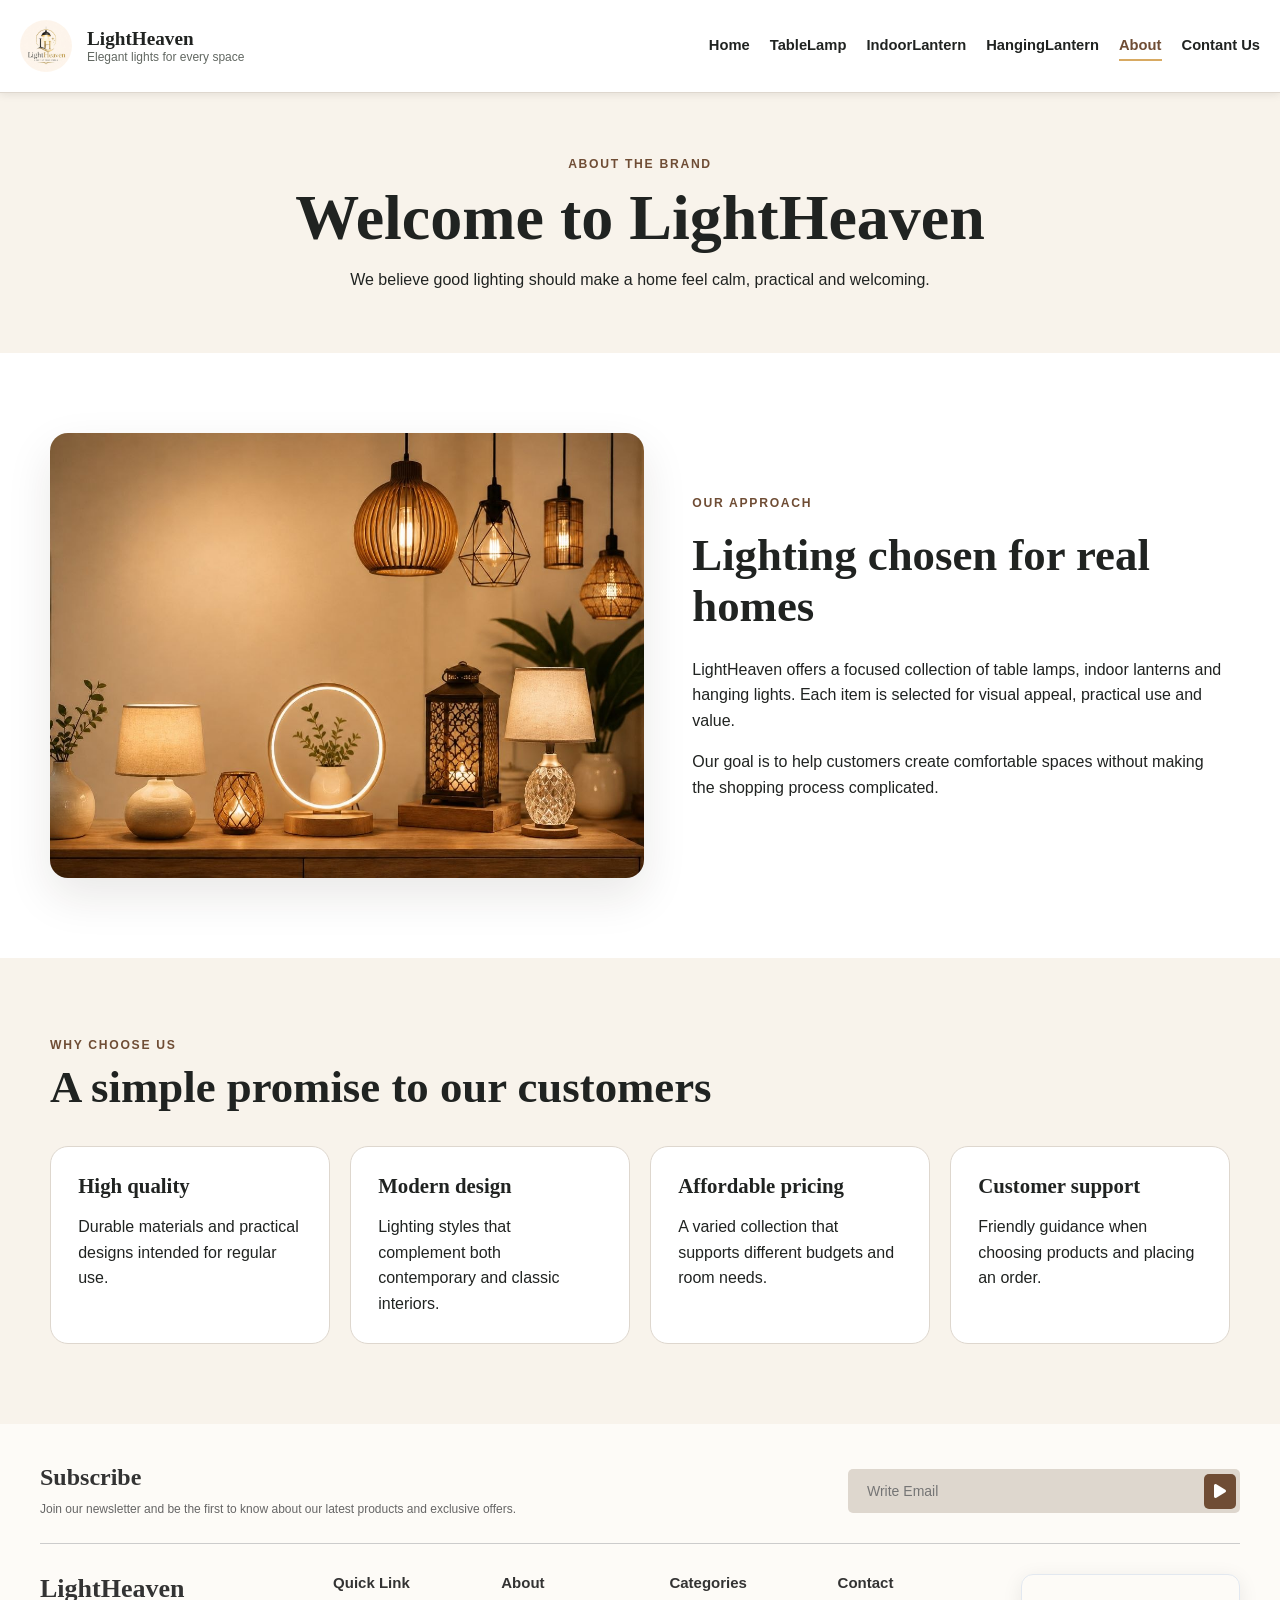
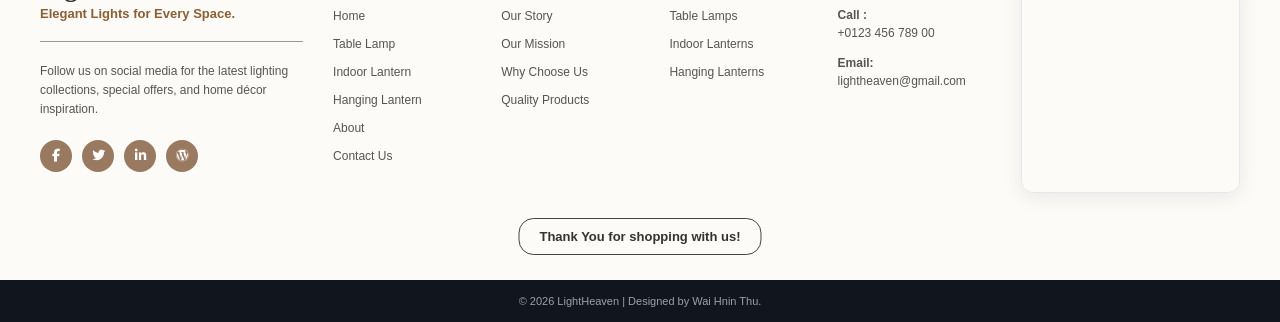
<file: about.html>
<!doctype html>
<html lang="en">
  <head>
    <meta charset="UTF-8" />
    <meta name="viewport" content="width=device-width, initial-scale=1.0" />
    <title>About Us | LightHeaven</title>
    <link rel="stylesheet" href="style.css" />
    <link
      rel="stylesheet"
      href="https://cdnjs.cloudflare.com/ajax/libs/font-awesome/6.7.2/css/all.min.css"
    />
  </head>
  <body>
    <!-- Header -->
    <header>
      <div class="logo">
        <img src="Logo1.jpg" alt="LightHeaven logo" />
        <span
          ><strong>LightHeaven</strong>
          <small>Elegant lights for every space</small>
        </span>
      </div>

      <nav id="primary-nav" class="primary-nav" aria-label="Primary navigation">
        <a href="index.html">Home</a>
        <a href="product1.html">TableLamp</a>
        <a href="product2.html">IndoorLantern</a>
        <a href="product3.html">HangingLantern</a>
        <a href="about.html" aria-current="page">About</a>
        <a href="contact.html">Contant Us</a>
      </nav>
    </header>

    <section class="page-hero">
      <div class="container">
        <p class="eyebrow">About the brand</p>
        <h1>Welcome to LightHeaven</h1>
        <p>
          We believe good lighting should make a home feel calm, practical and
          welcoming.
        </p>
      </div>
    </section>

    <section class="section">
      <div class="container split">
        <img src="ph41.jpg" alt="about image" loading="lazy" />
        <div>
          <p class="eyebrow">Our approach</p>
          <h2>Lighting chosen for real homes</h2>
          <p>
            LightHeaven offers a focused collection of table lamps, indoor
            lanterns and hanging lights. Each item is selected for visual
            appeal, practical use and value.
          </p>
          <p>
            Our goal is to help customers create comfortable spaces without
            making the shopping process complicated.
          </p>
        </div>
      </div>
    </section>

    <section class="section section-soft">
      <div class="container">
        <div class="section-heading">
          <p class="eyebrow">Why choose us</p>
          <h2>A simple promise to our customers</h2>
        </div>
        <div class="feature-grid">
          <article>
            <h3>High quality</h3>
            <p>
              Durable materials and practical designs intended for regular use.
            </p>
          </article>
          <article>
            <h3>Modern design</h3>
            <p>
              Lighting styles that complement both contemporary and classic
              interiors.
            </p>
          </article>
          <article>
            <h3>Affordable pricing</h3>
            <p>
              A varied collection that supports different budgets and room
              needs.
            </p>
          </article>
          <article>
            <h3>Customer support</h3>
            <p>
              Friendly guidance when choosing products and placing an order.
            </p>
          </article>
        </div>
      </div>
    </section>
    

    <footer class="main-footer">
      <div class="footer-subscribe">
        <div class="subscribe-text">
          <h3>Subscribe</h3>
          <p>
            Join our newsletter and be the first to know about our latest
            products and exclusive offers.
          </p>
        </div>
      <form class="subscribe-form" onsubmit="alert('Thank for subscribing our shop!');">
          <input type="email" placeholder="Write Email" />
          <button type="submit"><i class="fa-solid fa-play"></i></button>
        </form>
      </div>

      <hr class="section-divider" />

      <div class="footer-content">
        <div class="footer-col brand-col">
          <h2>LightHeaven</h2>
          <p class="slogan">Elegant Lights for Every Space.</p>
          <div class="brand-line"></div>
          <p class="brand-desc">
            Follow us on social media for the latest lighting collections,
            special offers, and home décor inspiration.
          </p>
          <div class="social-icons">
            <a href="#" class="icon active"
              ><i class="fa-brands fa-facebook-f"></i
            ></a>
            <a href="#" class="icon"><i class="fa-brands fa-twitter"></i></a>
            <a href="#" class="icon"
              ><i class="fa-brands fa-linkedin-in"></i
            ></a>
            <a href="#" class="icon"><i class="fa-brands fa-wordpress"></i></a>
          </div>
        </div>

        <div class="links-wrapper">
          <div class="footer-col">
            <h4>Quick Link</h4>
            <ul>
              <li><a href="#">Home</a></li>
              <li><a href="#">Table Lamp</a></li>
              <li><a href="#">Indoor Lantern</a></li>
              <li><a href="#">Hanging Lantern</a></li>
              <li><a href="#">About</a></li>
              <li><a href="#">Contact Us</a></li>
            </ul>
          </div>

          <div class="footer-col">
            <h4>About</h4>
            <ul>
              <li><a href="#">Our Story</a></li>
              <li><a href="#">Our Mission</a></li>
              <li><a href="#">Why Choose Us</a></li>
              <li><a href="#">Quality Products</a></li>
            </ul>
          </div>

          <div class="footer-col">
            <h4>Categories</h4>
            <ul>
              <li><a href="#">Table Lamps</a></li>
              <li><a href="#">Indoor Lanterns</a></li>
              <li><a href="#">Hanging Lanterns</a></li>
            </ul>
          </div>

          <div class="footer-col contact-col">
            <h4>Contact</h4>
            <p><strong>Call :</strong><br />+0123 456 789 00</p>
            <p><strong>Email:</strong><br />lightheaven@gmail.com</p>
          </div>
        </div>

        <div class="footer-col map-col">
          <div class="map-container">
            <iframe
              src="https://www.google.com/maps/embed?pb=!1m18!1m12!1m3!1d3844.7578275997635!2d98.1879725!3d14.0796068!2m3!1f0!2f0!3f0!3m2!1i1024!2i768!4f13.1!3m3!1m2!1s0x30e50b9f9475b8d7%3A0xbe26a553f5295c9a!2sTechnoland%20ICT%20Institute!5e0!3m2!1sen!2smm!4v1719800000000!5m2!1sen!2smm"
              style="border: 0"
              allowfullscreen=""
              loading="lazy"
              referrerpolicy="no-referrer-when-downgrade"
            >
            </iframe>
          </div>
        </div>
      </div>

      <div class="thank-you-banner">
        <p>Thank You for shopping with us!</p>
      </div>

      <div class="copyright">
        <p>&copy; 2026 LightHeaven | Designed by Wai Hnin Thu.</p>
      </div>
    </footer>
  </body>
</html>
</file>
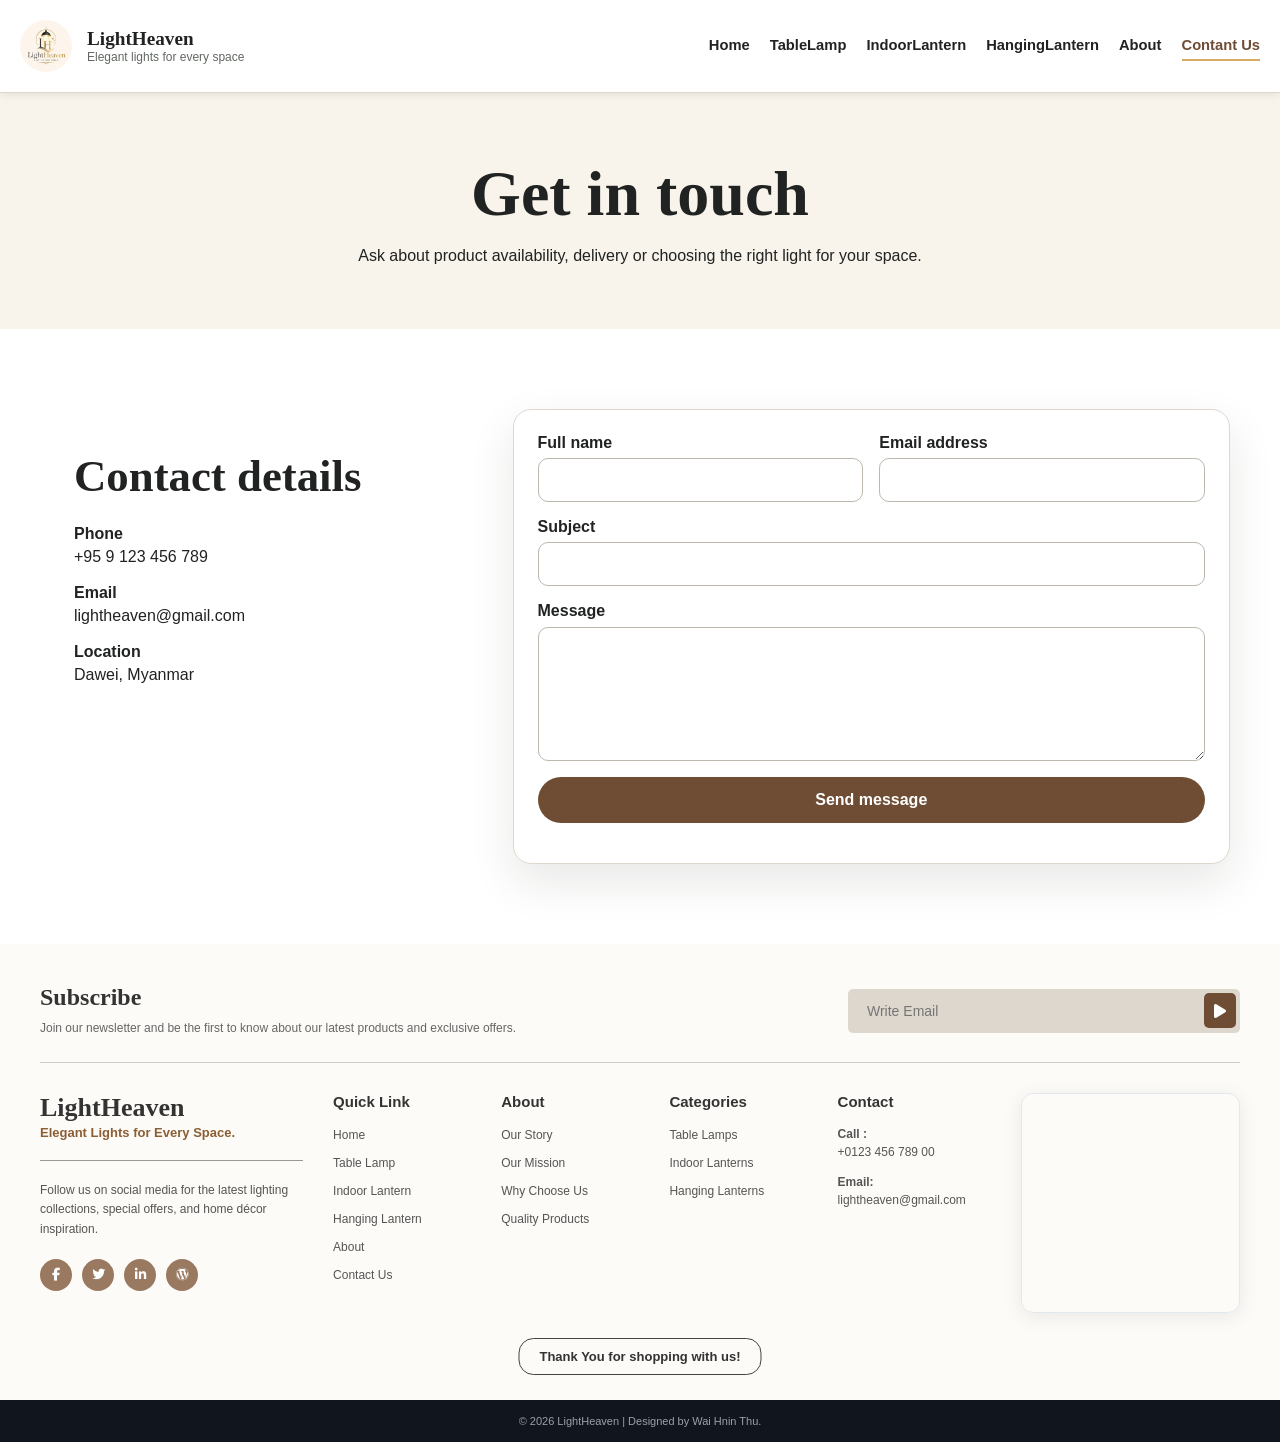
<file: contact.html>
<!doctype html>
<html lang="en">
  <head>
    <meta charset="UTF-8" />
    <meta name="viewport" content="width=device-width, initial-scale=1.0" />
    <title>Contact | LightHeaven</title>

    <link rel="stylesheet" href="style.css" />

    <link
      rel="stylesheet"
      href="https://cdnjs.cloudflare.com/ajax/libs/font-awesome/6.5.2/css/all.min.css"
    />
  </head>

  <body>
     <!-- Header -->
    <header>
      <div class="logo">
        <img src="Logo1.jpg" alt="LightHeaven logo" />
        <span
          ><strong>LightHeaven</strong>
          <small>Elegant lights for every space</small>
        </span>
      </div>

      <nav id="primary-nav" class="primary-nav" aria-label="Primary navigation">
        <a href="index.html" >Home</a>
        <a href="product1.html">TableLamp</a>
        <a href="product2.html">IndoorLantern</a>
        <a href="product3.html">HangingLantern</a>
        <a href="about.html">About</a>
        <a href="contact.html" aria-current="page">Contant Us</a>
      </nav>
    </header>
    <section class="page-hero">
        <div class="container">
          <!-- <p class="eyebrow">Contact</p> -->
          <h1>Get in touch</h1>
          <p>
            Ask about product availability, delivery or choosing the right light
            for your space.
          </p>
        </div>
      </section>

          <section class="section">
        <div class="container contact-grid">
          <div class="contact-details">
            <h2>Contact details</h2>
          <p>
              <strong>Phone</strong
              ><a href="tel:+959123456789">+95 9 123 456 789</a>
            </p>
            <p>
              <strong>Email</strong
              ><a href="mailto:lightheaven@gmail.com">lightheaven@gmail.com</a>
            </p>
            <p><strong>Location</strong><span>Dawei, Myanmar</span></p>
          </div>
          <form class="form-card" data-demo-form onsubmit="alert('Thank you! Your message has been sent successfully.');">
            <div class="form-grid">
              <label
                >Full name<input
                  type="text"
                  name="name"
                  autocomplete="name"
                  required /></label
              ><label>Email address<input
                  type="email"
                  name="email"
                  autocomplete="email"
                  required
              /></label>
            </div>
            <label>Subject<input type="text" name="subject" required /></label
            ><label
              >Message<textarea
                name="message"
                rows="6"
                required
              ></textarea></label
            ><button class="button button-primary" type="submit">
              Send message
            </button>
            <p class="form-status" aria-live="polite"></p>
          </form>
        </div>
      </section>

    <footer class="main-footer">
      <div class="footer-subscribe">
        <div class="subscribe-text">
          <h3>Subscribe</h3>
          <p>
            Join our newsletter and be the first to know about our latest
            products and exclusive offers.
          </p>
        </div>
      <form class="subscribe-form" onsubmit="alert('Thank for subscribing our shop!');">
          <input type="email" placeholder="Write Email" />
          <button type="submit"><i class="fa-solid fa-play"></i></button>
        </form>
      </div>

      <hr class="section-divider" />

      <div class="footer-content">
        <div class="footer-col brand-col">
          <h2>LightHeaven</h2>
          <p class="slogan">Elegant Lights for Every Space.</p>
          <div class="brand-line"></div>
          <p class="brand-desc">
            Follow us on social media for the latest lighting collections,
            special offers, and home décor inspiration.
          </p>
          <div class="social-icons">
            <a href="#" class="icon active"
              ><i class="fa-brands fa-facebook-f"></i
            ></a>
            <a href="#" class="icon"><i class="fa-brands fa-twitter"></i></a>
            <a href="#" class="icon"
              ><i class="fa-brands fa-linkedin-in"></i
            ></a>
            <a href="#" class="icon"><i class="fa-brands fa-wordpress"></i></a>
          </div>
        </div>

        <div class="links-wrapper">
          <div class="footer-col">
            <h4>Quick Link</h4>
            <ul>
              <li><a href="#">Home</a></li>
              <li><a href="#">Table Lamp</a></li>
              <li><a href="#">Indoor Lantern</a></li>
              <li><a href="#">Hanging Lantern</a></li>
              <li><a href="#">About</a></li>
              <li><a href="#">Contact Us</a></li>
            </ul>
          </div>

          <div class="footer-col">
                <h4>About</h4>
                <ul>
                    <li><a href="#">Our Story</a></li>
                    <li><a href="#">Our Mission</a></li>
                    <li><a href="#">Why Choose Us</a></li>
                    <li><a href="#">Quality Products</a></li>
                </ul>
            </div>

          <div class="footer-col">
            <h4>Categories</h4>
            <ul>
              <li><a href="#">Table Lamps</a></li>
              <li><a href="#">Indoor Lanterns</a></li>
              <li><a href="#">Hanging Lanterns</a></li>
            </ul>
          </div>

          <div class="footer-col contact-col">
            <h4>Contact</h4>
            <p><strong>Call :</strong><br />+0123 456 789 00</p>
            <p><strong>Email:</strong><br />lightheaven@gmail.com</p>
          </div>
        </div>

        <div class="footer-col map-col">
          <div class="map-container">
            <iframe
              src="https://www.google.com/maps/embed?pb=!1m18!1m12!1m3!1d3844.7578275997635!2d98.1879725!3d14.0796068!2m3!1f0!2f0!3f0!3m2!1i1024!2i768!4f13.1!3m3!1m2!1s0x30e50b9f9475b8d7%3A0xbe26a553f5295c9a!2sTechnoland%20ICT%20Institute!5e0!3m2!1sen!2smm!4v1719800000000!5m2!1sen!2smm"
              style="border: 0"
              allowfullscreen=""
              loading="lazy"
              referrerpolicy="no-referrer-when-downgrade"
            >
            </iframe>
          </div>
        </div>
      </div>

      <div class="thank-you-banner">
        <p>Thank You for shopping with us!</p>
      </div>

      <div class="copyright">
        <p>&copy; 2026 LightHeaven | Designed by Wai Hnin Thu.</p>
      </div>
    </footer>
  </body>
</html>
</file>
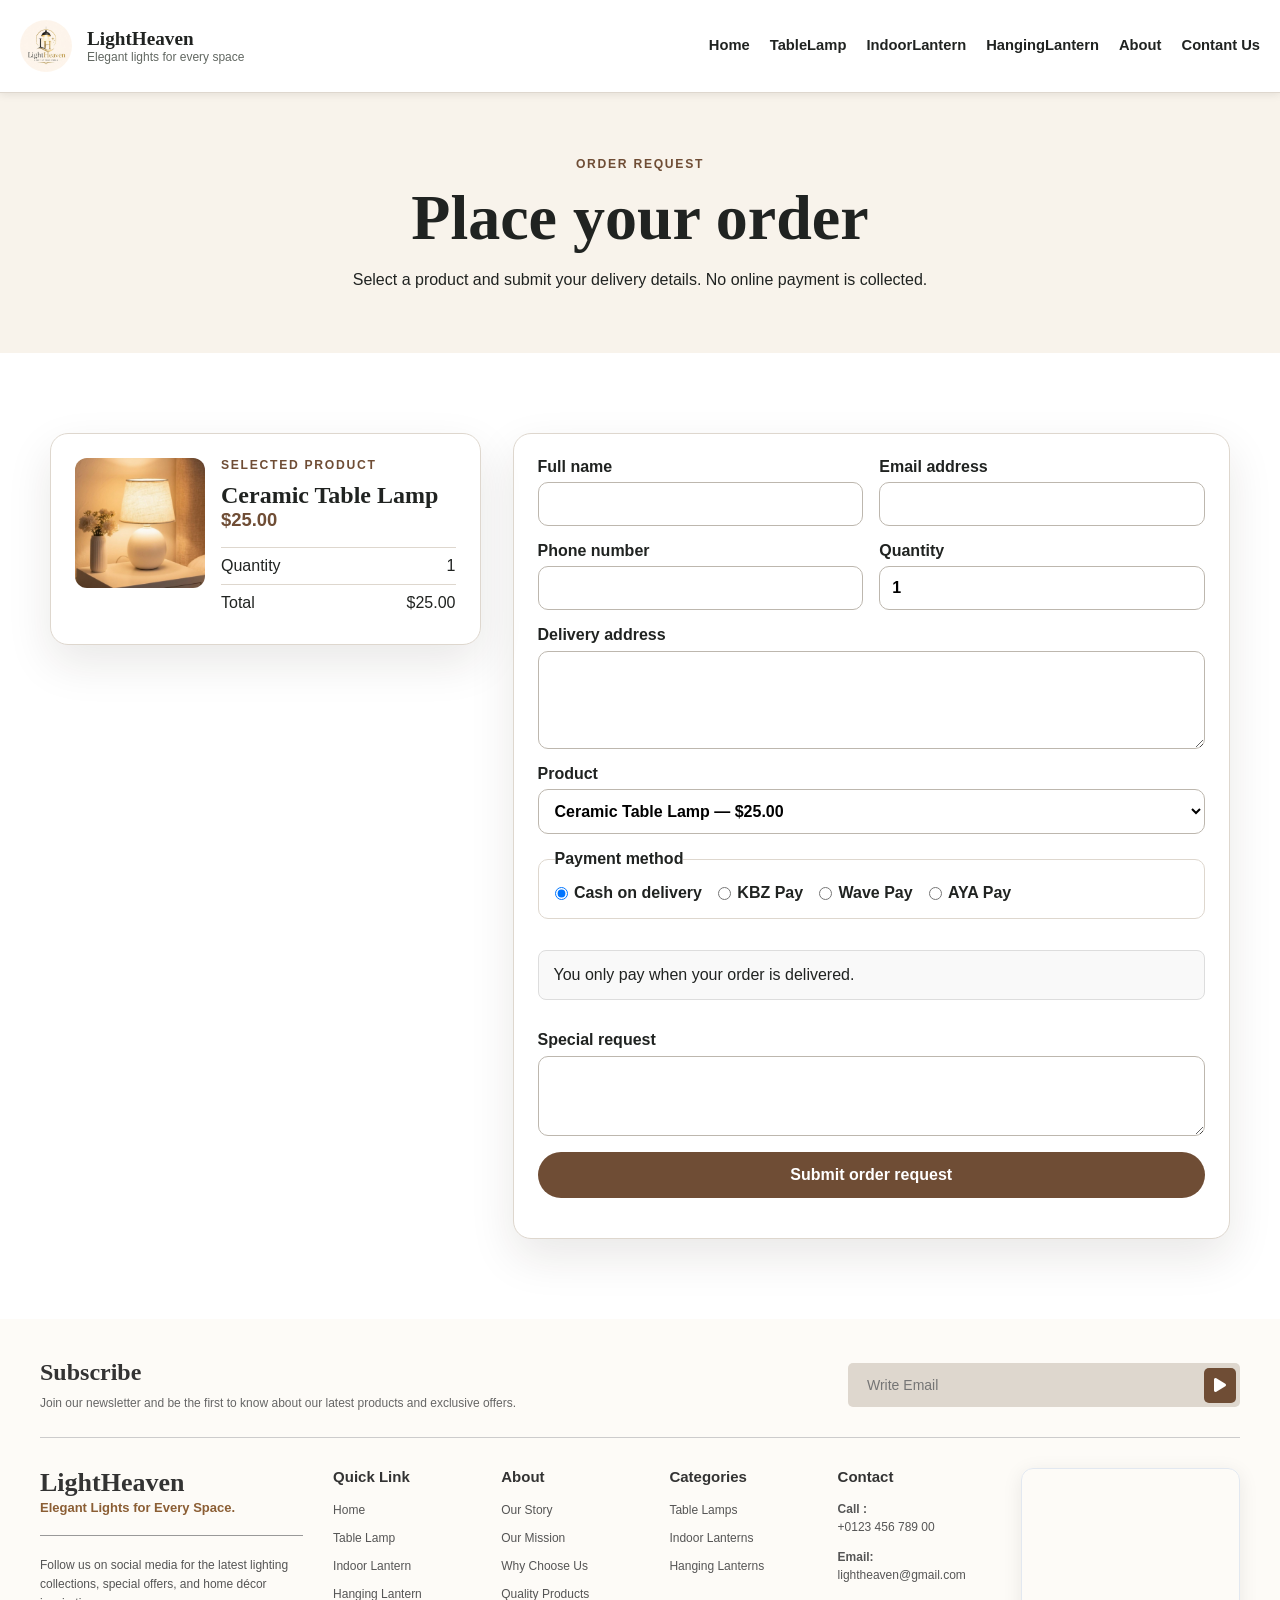
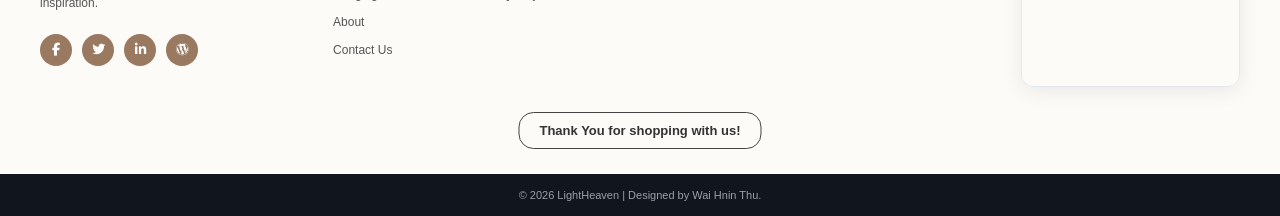
<file: order.html>
<!doctype html>
<html lang="en">
  <head>
    <meta charset="UTF-8" />
    <meta name="viewport" content="width=device-width, initial-scale=1.0" />
    <title>Warm Home Lamps.</title>

    <link rel="stylesheet" href="style.css" />

    <link
      rel="stylesheet"
      href="https://cdnjs.cloudflare.com/ajax/libs/font-awesome/6.7.2/css/all.min.css"
    />
  </head>
  <body>
    <!-- Header -->
    <header>
      <div class="logo">
        <img src="Logo1.jpg" alt="LightHeaven logo" />
        <span
          ><strong>LightHeaven</strong>
          <small>Elegant lights for every space</small>
        </span>
      </div>

      <nav id="primary-nav" class="primary-nav" aria-label="Primary navigation">
        <a href="index.html">Home</a>
        <a href="product1.html">TableLamp</a>
        <a href="product2.html">IndoorLantern</a>
        <a href="product3.html">HangingLantern</a>
        <a href="about.html">About</a>
        <a href="contact.html">Contant Us</a>
      </nav>
    </header>
    <section class="page-hero">
      <div class="container">
        <p class="eyebrow">Order request</p>
        <h1>Place your order</h1>
        <p>
          Select a product and submit your delivery details. No online payment
          is collected.
        </p>
      </div>
    </section>
    <section class="section">
      <div class="container order-layout">
        <aside class="order-summary">
          <img id="summary-image" src="ph11.jpg" alt="Selected product" />
          <div>
            <p class="eyebrow">Selected product</p>
            <h2 id="summary-name">Ceramic Table Lamp</h2>
            <p class="price" id="summary-price">$25.00</p>
            <dl>
              <div>
                <dt>Quantity</dt>
                <dd id="summary-quantity">1</dd>
              </div>
              <div>
                <dt>Total</dt>
                <dd id="summary-total">$25.00</dd>
              </div>
            </dl>
          </div>
        </aside>
        <form id="order-form" class="form-card" onsubmit="alert('Thank you! Your order is confirmed. We will contact you soon with delivery details.');">
          <div class="form-grid">
            <label
              >Full name<input
                type="text"
                name="fullName"
                autocomplete="name"
                required
            /></label>
            <label
              >Email address<input
                type="email"
                name="email"
                autocomplete="email"
                required
            /></label>
          </div>
          <div class="form-grid">
            <label
              >Phone number<input
                type="tel"
                name="phone"
                autocomplete="tel"
                required
            /></label>
            <label
              >Quantity<input
                id="quantity"
                type="number"
                name="quantity"
                min="1"
                max="20"
                value="1"
                required
            /></label>
          </div>
          <label
            >Delivery address
            <textarea
              name="address"
              rows="4"
              autocomplete="street-address"
              required
            ></textarea>
          </label>
          <label
            >Product
            <select id="product-select" name="product" required></select
          ></label>
          <fieldset>
            <legend>Payment method</legend>
            <div class="radio-row">
              <label
                ><input
                  type="radio"
                  name="payment"
                  value="cod"
                  checked
                />
                Cash on delivery</label
              >
              <label
                ><input type="radio" name="payment" value="kpay" /> KBZ
                Pay</label
              >
              <label
                ><input type="radio" name="payment" value="wave" /> Wave
                Pay</label
              >
              <label
                ><input type="radio" name="payment" value="ayapay" /> AYA
                Pay</label
              >
            </div>
          </fieldset>
          <div class="payment-details-container">
            <div id="details-cod" class="payment-detail-box active">
              <p>You only pay when your order is delivered.</p>
            </div>

            <!-- KBZ Pay -->
            <div id="details-kpay" class="payment-detail-box">
              <p>
                <strong>KBZ Pay Account:</strong> 09 123 456 789 (Daw Wai Wai)
              </p>
            </div>

            <!-- Wave Pay -->
            <div id="details-wave" class="payment-detail-box">
              <p>
                <strong>Wave Pay Account:</strong> 09 987 654 321 (Daw Wai Wai)
              </p>
            </div>

            <!-- AYA Pay -->
            <div id="details-ayapay" class="payment-detail-box">
              <p>
                <strong>AYA Pay Account:</strong> 09 555 666 777 (Daw Wai Wai)
              </p>
            </div>
          </div>
          <label
            >Special request<textarea name="notes" rows="3"></textarea>
          </label>
          <button class="button button-primary" type="submit">
            Submit order request
          </button>
          <p class="form-status" aria-live="polite"></p>
        </form>
      </div>
    </section>
    <!-- Footer -->
    <footer class="main-footer">
      <div class="footer-subscribe">
        <div class="subscribe-text">
          <h3>Subscribe</h3>
          <p>
            Join our newsletter and be the first to know about our latest
            products and exclusive offers.
          </p>
        </div>
        <div class="subscribe-form">
          <input type="email" placeholder="Write Email" />
          <button type="submit"><i class="fa-solid fa-play"></i></button>
        </div>
      </div>

      <hr class="section-divider" />

      <div class="footer-content">
        <div class="footer-col brand-col">
          <h2>LightHeaven</h2>
          <p class="slogan">Elegant Lights for Every Space.</p>
          <div class="brand-line"></div>
          <p class="brand-desc">
            Follow us on social media for the latest lighting collections,
            special offers, and home décor inspiration.
          </p>
          <div class="social-icons">
            <a href="#" class="icon active"
              ><i class="fa-brands fa-facebook-f"></i
            ></a>
            <a href="#" class="icon"><i class="fa-brands fa-twitter"></i></a>
            <a href="#" class="icon"
              ><i class="fa-brands fa-linkedin-in"></i
            ></a>
            <a href="#" class="icon"><i class="fa-brands fa-wordpress"></i></a>
          </div>
        </div>

        <div class="links-wrapper">
          <div class="footer-col">
            <h4>Quick Link</h4>
            <ul>
              <li><a href="#">Home</a></li>
              <li><a href="#">Table Lamp</a></li>
              <li><a href="#">Indoor Lantern</a></li>
              <li><a href="#">Hanging Lantern</a></li>
              <li><a href="#">About</a></li>
              <li><a href="#">Contact Us</a></li>
            </ul>
          </div>

          <div class="footer-col">
            <h4>About</h4>
            <ul>
              <li><a href="#">Our Story</a></li>
              <li><a href="#">Our Mission</a></li>
              <li><a href="#">Why Choose Us</a></li>
              <li><a href="#">Quality Products</a></li>
            </ul>
          </div>

          <div class="footer-col">
            <h4>Categories</h4>
            <ul>
              <li><a href="#">Table Lamps</a></li>
              <li><a href="#">Indoor Lanterns</a></li>
              <li><a href="#">Hanging Lanterns</a></li>
            </ul>
          </div>

          <div class="footer-col contact-col">
            <h4>Contact</h4>
            <p><strong>Call :</strong><br />+0123 456 789 00</p>
            <p><strong>Email:</strong><br />lightheaven@gmail.com</p>
          </div>
        </div>

        <div class="footer-col map-col">
          <div class="map-container">
            <iframe
              src="https://www.google.com/maps/embed?pb=!1m18!1m12!1m3!1d3844.7578275997635!2d98.1879725!3d14.0796068!2m3!1f0!2f0!3f0!3m2!1i1024!2i768!4f13.1!3m3!1m2!1s0x30e50b9f9475b8d7%3A0xbe26a553f5295c9a!2sTechnoland%20ICT%20Institute!5e0!3m2!1sen!2smm!4v1719800000000!5m2!1sen!2smm"
              style="border: 0"
              allowfullscreen=""
              loading="lazy"
              referrerpolicy="no-referrer-when-downgrade"
            >
            </iframe>
          </div>
        </div>
      </div>

      <div class="thank-you-banner">
        <p>Thank You for shopping with us!</p>
      </div>

      <div class="copyright">
        <p>&copy; 2026 LightHeaven | Designed by Wai Hnin Thu.</p>
      </div>
    </footer>
    <script src="products.js"></script>
    <script src="main.js"></script>
  </body>
</html>
</file>
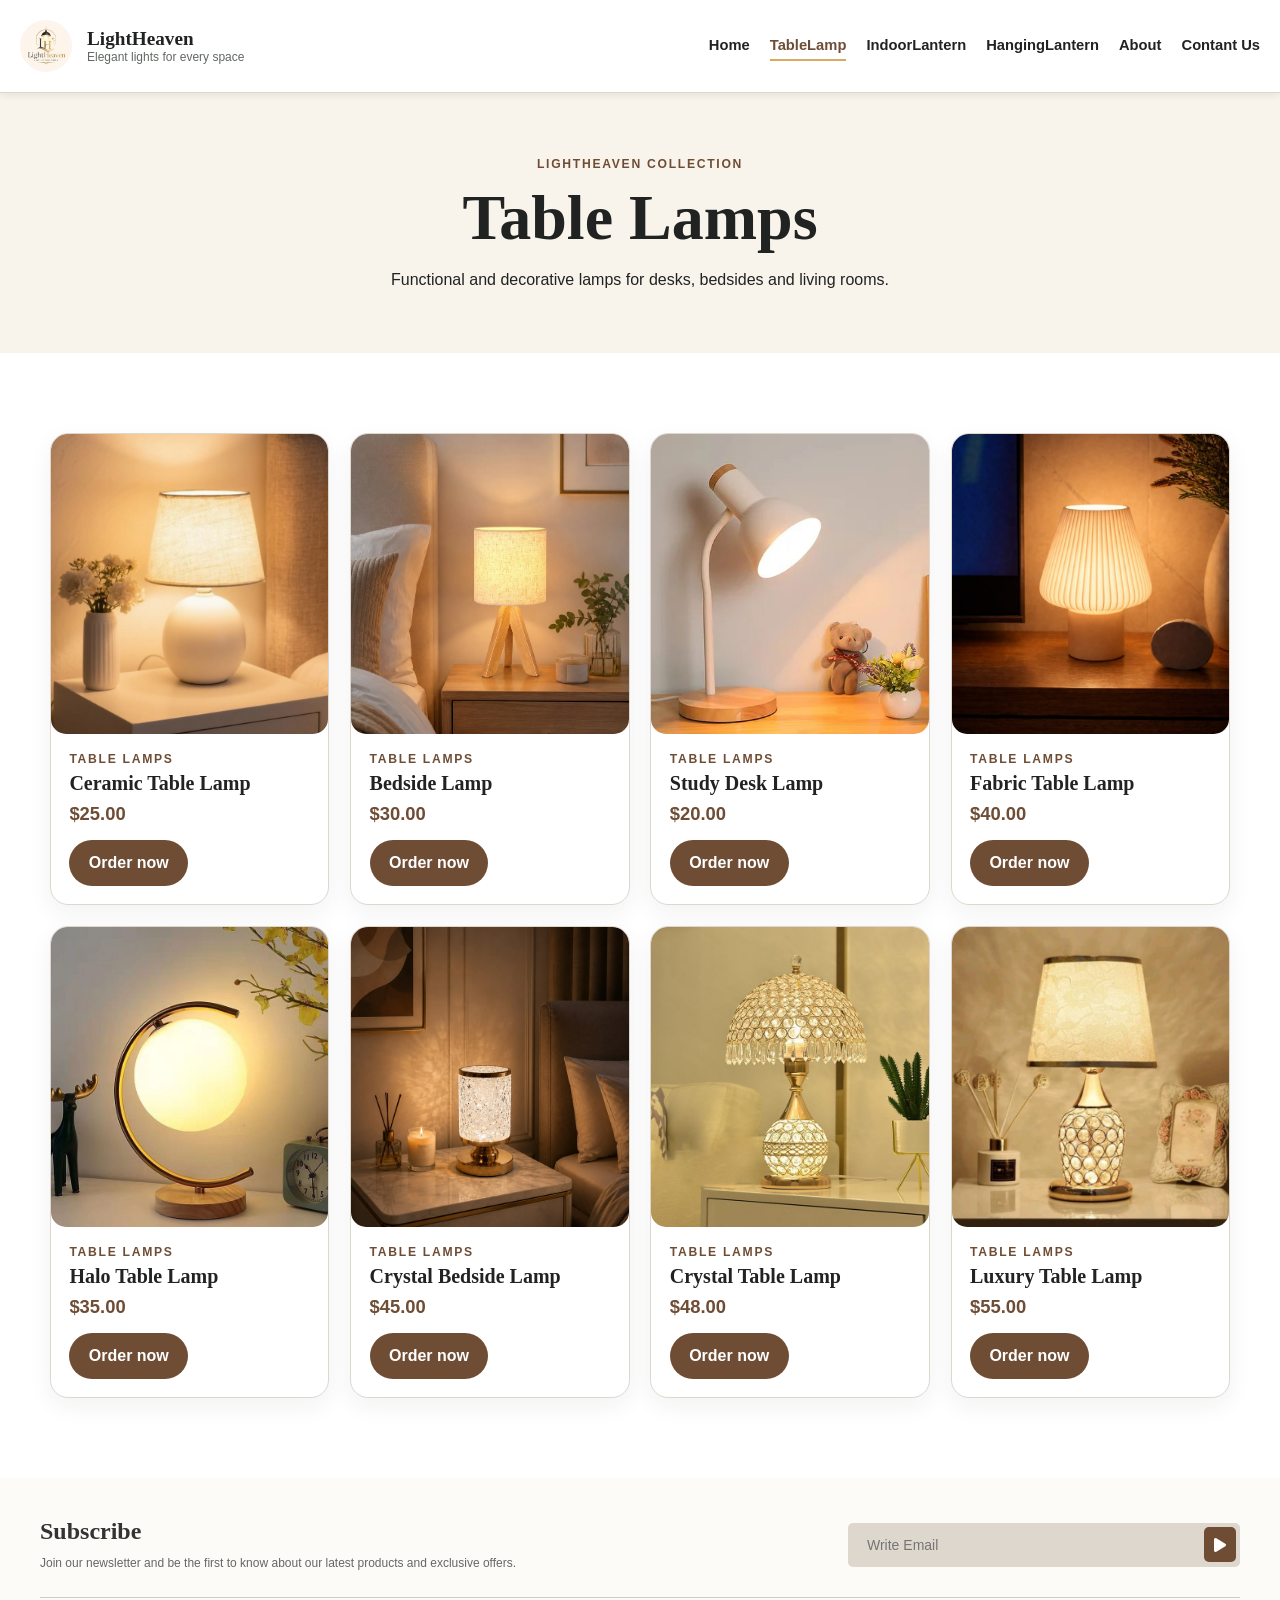
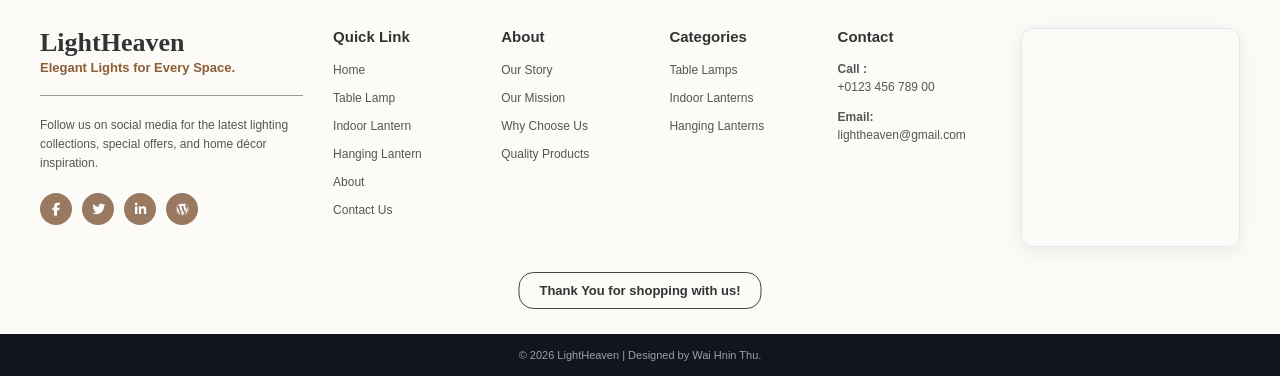
<file: product1.html>
<!doctype html>
<html lang="en">
  <head>
    <meta charset="UTF-8" />
    <meta name="viewport" content="width=device-width, initial-scale=1.0" />
    <title>Warm Home Lamps.</title>

    <link rel="stylesheet" href="style.css" />

    <link
      rel="stylesheet"
      href="https://cdnjs.cloudflare.com/ajax/libs/font-awesome/6.7.2/css/all.min.css"
    />
  </head>
  <body>
    <!-- Header -->
    <header>
      <div class="logo">
        <img src="Logo1.jpg" alt="LightHeaven logo" />
        <span
          ><strong>LightHeaven</strong>
          <small>Elegant lights for every space</small>
        </span>
      </div>

      <nav id="primary-nav" class="primary-nav" aria-label="Primary navigation">
        <a href="index.html">Home</a>
        <a href="product1.html" aria-current="page">TableLamp</a>
        <a href="product2.html">IndoorLantern</a>
        <a href="product3.html">HangingLantern</a>
        <a href="about.html">About</a>
        <a href="contact.html">Contant Us</a>
      </nav>
    </header>
    <section class="page-hero">
      <div class="container">
        <p class="eyebrow">LightHeaven collection</p>
        <h1>Table Lamps</h1>
        <p>
          Functional and decorative lamps for desks, bedsides and living rooms.
        </p>
      </div>
    </section>
    <!-- Products Section -->
    <section class="section">
      <div class="container">
      <div class="product-container">
        <div class="product">
          <img src="ph11.jpg" alt="Table Lamp" />
          <div class="product-body">
                <p class="eyebrow">Table Lamps</p>
                <h2>Ceramic Table Lamp</h2>
                <p class="price">$25.00</p>
                 <a class="button button-primary"  href="order.html?product=ceramic-table-lamp">Order now</a>
          </div>
        </div>

        <div class="product">
          <img src="ph12.jpg" alt="Table Lamp" />
          <div class="product-body">
                <p class="eyebrow">Table Lamps</p>
                <h2>Bedside Lamp</h2>
                <p class="price">$30.00</p>
                 <a class="button button-primary"  href="order.html?product=ceramic-table-lamp">Order now</a>
              </div>
        </div>

        <div class="product">
          <img src="ph13.jpg" alt="Table Lamp" />
          <div class="product-body">
                <p class="eyebrow">Table Lamps</p>
                <h2>Study Desk Lamp</h2>
                <p class="price">$20.00</p>
          <a class="button button-primary"  href="order.html?product=ceramic-table-lamp">Order now</a>
          </div>
        </div>

        <div class="product">
          <img src="ph14.jpg" alt="Table Lamp" />
          <div class="product-body">
                <p class="eyebrow">Table Lamps</p>
                <h2>Fabric Table Lamp</h2>
                <p class="price">$40.00</p>
          <a class="button button-primary"  href="order.html?product=ceramic-table-lamp">Order now</a>
          </div>
        </div>

        <div class="product">
          <img src="table lampn24.jpg" alt="" />
          <div class="product-body">
                <p class="eyebrow">Table Lamps</p>
                <h2>Halo Table Lamp</h2>
                <p class="price">$35.00</p>
          <a class="button button-primary"  href="order.html?product=ceramic-table-lamp">Order now</a>
          </div>
        </div>

        <div class="product">
          <img src="ph25.jpg" alt="Table Lamp" />
          <div class="product-body">
                <p class="eyebrow">Table Lamps</p>
                <h2>Crystal Bedside Lamp</h2>
                <p class="price">$45.00</p>
          <a class="button button-primary"  href="order.html?product=ceramic-table-lamp">Order now</a>
          </div>
        </div>

        <div class="product">
          <img src="ph26.jpg" alt="Table Lamp" />
          <div class="product-body">
                <p class="eyebrow">Table Lamps</p>
                <h2>Crystal Table Lamp</h2>
                <p class="price">$48.00</p>
          <a class="button button-primary"  href="order.html?product=ceramic-table-lamp">Order now</a>
        </div>
        </div>

        <div class="product">
          <img src="ph27.jpg" alt="Table Lamp" />
          <div class="product-body">
                <p class="eyebrow">Table Lamps</p>
                <h2>Luxury Table Lamp</h2>
                <p class="price">$55.00</p>
          <a class="button button-primary"  href="order.html?product=ceramic-table-lamp">Order now</a>
          </div>
        </div>
      </div>
    </div>  
    </section>

    <!-- Footer -->
    <footer class="main-footer">
      <div class="footer-subscribe">
        <div class="subscribe-text">
          <h3>Subscribe</h3>
          <p>
            Join our newsletter and be the first to know about our latest
            products and exclusive offers.
          </p>
        </div>
        <div class="subscribe-form">
          <input type="email" placeholder="Write Email" />
          <button type="submit"><i class="fa-solid fa-play"></i></button>
        </div>
      </div>

      <hr class="section-divider" />

      <div class="footer-content">
        <div class="footer-col brand-col">
          <h2>LightHeaven</h2>
          <p class="slogan">Elegant Lights for Every Space.</p>
          <div class="brand-line"></div>
          <p class="brand-desc">
            Follow us on social media for the latest lighting collections,
            special offers, and home décor inspiration.
          </p>
          <div class="social-icons">
            <a href="#" class="icon active"
              ><i class="fa-brands fa-facebook-f"></i
            ></a>
            <a href="#" class="icon"><i class="fa-brands fa-twitter"></i></a>
            <a href="#" class="icon"
              ><i class="fa-brands fa-linkedin-in"></i
            ></a>
            <a href="#" class="icon"><i class="fa-brands fa-wordpress"></i></a>
          </div>
        </div>

        <div class="links-wrapper">
          <div class="footer-col">
            <h4>Quick Link</h4>
            <ul>
              <li><a href="#">Home</a></li>
              <li><a href="#">Table Lamp</a></li>
              <li><a href="#">Indoor Lantern</a></li>
              <li><a href="#">Hanging Lantern</a></li>
              <li><a href="#">About</a></li>
              <li><a href="#">Contact Us</a></li>
            </ul>
          </div>

          <div class="footer-col">
            <h4>About</h4>
            <ul>
              <li><a href="#">Our Story</a></li>
              <li><a href="#">Our Mission</a></li>
              <li><a href="#">Why Choose Us</a></li>
              <li><a href="#">Quality Products</a></li>
            </ul>
          </div>

          <div class="footer-col">
            <h4>Categories</h4>
            <ul>
              <li><a href="#">Table Lamps</a></li>
              <li><a href="#">Indoor Lanterns</a></li>
              <li><a href="#">Hanging Lanterns</a></li>
            </ul>
          </div>

          <div class="footer-col contact-col">
            <h4>Contact</h4>
            <p><strong>Call :</strong><br />+0123 456 789 00</p>
            <p><strong>Email:</strong><br />lightheaven@gmail.com</p>
          </div>
        </div>

        <div class="footer-col map-col">
          <div class="map-container">
            <iframe
              src="https://www.google.com/maps/embed?pb=!1m18!1m12!1m3!1d3844.7578275997635!2d98.1879725!3d14.0796068!2m3!1f0!2f0!3f0!3m2!1i1024!2i768!4f13.1!3m3!1m2!1s0x30e50b9f9475b8d7%3A0xbe26a553f5295c9a!2sTechnoland%20ICT%20Institute!5e0!3m2!1sen!2smm!4v1719800000000!5m2!1sen!2smm"
              style="border: 0"
              allowfullscreen=""
              loading="lazy"
              referrerpolicy="no-referrer-when-downgrade"
            >
            </iframe>
          </div>
        </div>
      </div>

      <div class="thank-you-banner">
        <p>Thank You for shopping with us!</p>
      </div>

      <div class="copyright">
        <p>&copy; 2026 LightHeaven | Designed by Wai Hnin Thu.</p>
      </div>
    </footer>
    <script src="main.js"></script>
  </body>
</html>
</file>
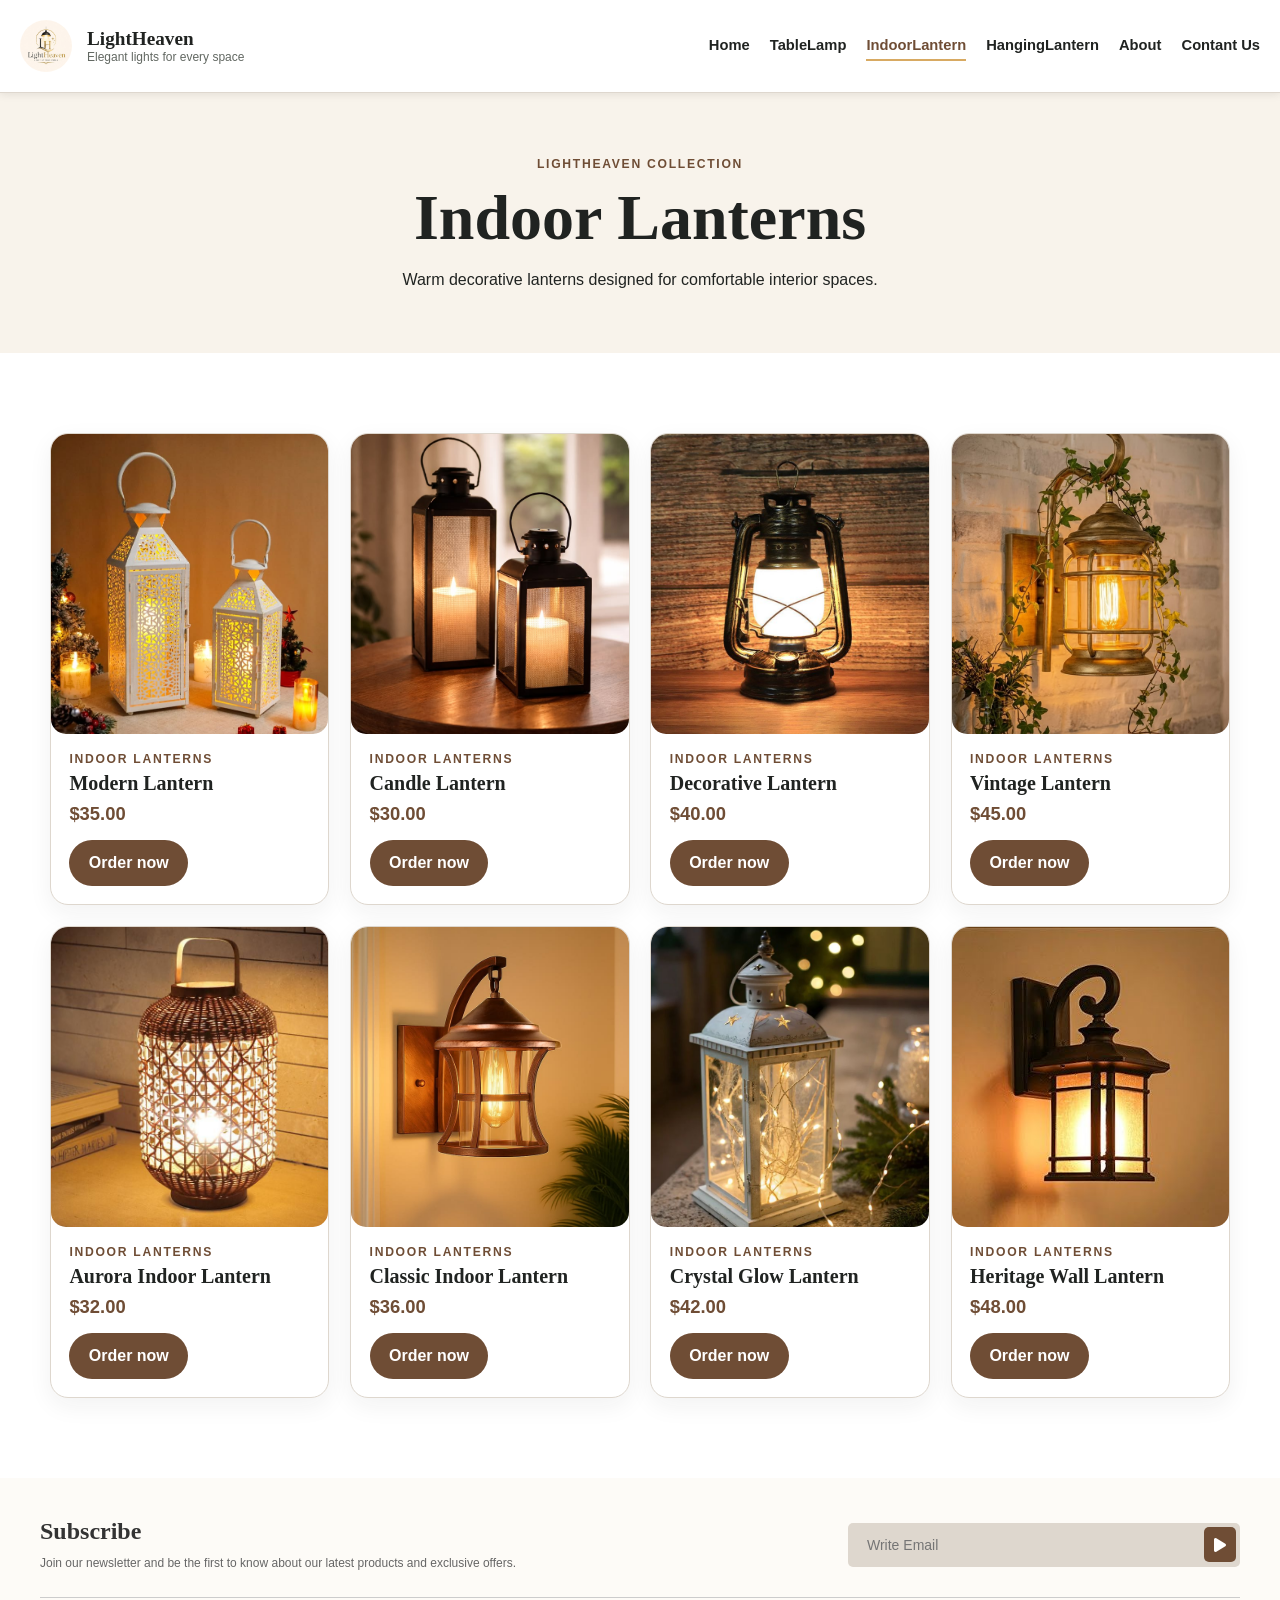
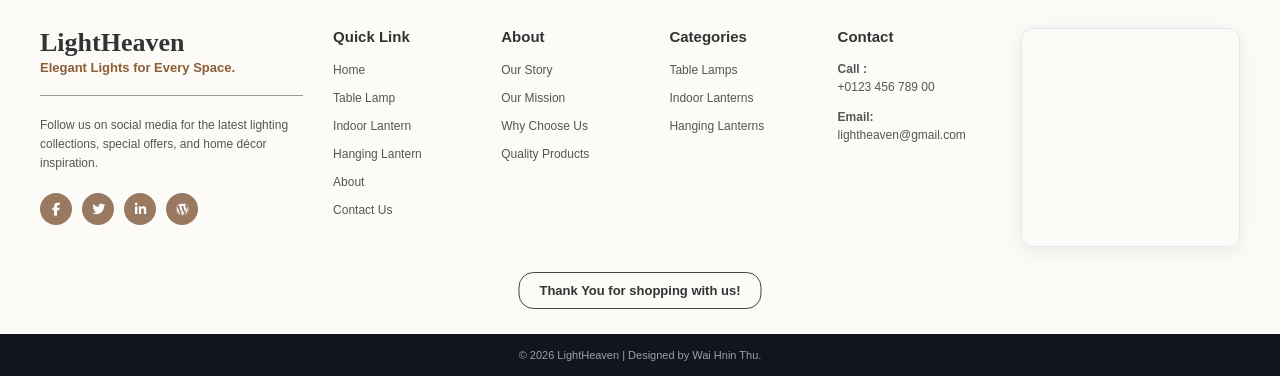
<file: product2.html>
<!doctype html>
<html lang="en">
  <head>
    <meta charset="UTF-8" />
    <meta name="viewport" content="width=device-width, initial-scale=1.0" />
    <title>Warm Home Lamps.</title>

    <link rel="stylesheet" href="style.css" />

    <link
      rel="stylesheet"
      href="https://cdnjs.cloudflare.com/ajax/libs/font-awesome/6.7.2/css/all.min.css"
    />
  </head>
  <body>
    <!-- Header -->
    <header>
      <div class="logo">
        <img src="Logo1.jpg" alt="LightHeaven logo" />
        <span
          ><strong>LightHeaven</strong>
          <small>Elegant lights for every space</small>
        </span>
      </div>

      <nav id="primary-nav" class="primary-nav" aria-label="Primary navigation">
        <a href="index.html">Home</a>
        <a href="product1.html">TableLamp</a>
        <a href="product2.html" aria-current="page">IndoorLantern</a>
        <a href="product3.html">HangingLantern</a>
        <a href="about.html">About</a>
        <a href="contact.html">Contant Us</a>
      </nav>
    </header>

    <section class="page-hero">
        <div class="container">
          <p class="eyebrow">LightHeaven collection</p>
          <h1>Indoor Lanterns</h1>
          <p>
            Warm decorative lanterns designed for comfortable interior spaces.
          </p>
        </div>
      </section>

<section class="section">
    <div class="container">
    <div class="product-container">
        <div class="product">
            <img src="ph15.jpg" alt="Modern Indoor Lantern">
           <div class="product-body">
                <p class="eyebrow">Indoor Lanterns</p>
                <h2>Modern Lantern</h2>
                <p class="price">$35.00</p>
            <a class="button button-primary"  href="order.html?product=ceramic-table-lamp">Order now</a>
          </div>
          </div>

        <div class="product">
            <img src="ph16.jpg" alt="Hanging Lantern">
            <div class="product-body">
                <p class="eyebrow">Indoor Lanterns</p>
                <h2>Candle Lantern</h2>
                <p class="price">$30.00</p>
            <a class="button button-primary"  href="order.html?product=ceramic-table-lamp">Order now</a>
          </div>
          </div>

        <div class="product">
            <img src="ph17.jpg" alt="Decorative Lantern">
            <div class="product-body">
                <p class="eyebrow">Indoor Lanterns</p>
                <h2>Decorative Lantern</h2>
                <p class="price">$40.00</p>
            <a class="button button-primary"  href="order.html?product=ceramic-table-lamp">Order now</a>
        </div>
          </div>

        <div class="product">
            <img src="ph18.jpg" alt="Vintage Lantern">
            <div class="product-body">
                <p class="eyebrow">Indoor Lanterns</p>
                <h2>Vintage Lantern</h2>
                <p class="price">$45.00</p>
            <a class="button button-primary"  href="order.html?product=ceramic-table-lamp">Order now</a>
          </div>
          </div>

        <div class="product">
            <img src="ph28.jpg" alt="Modern Indoor Lantern">
            <div class="product-body">
                <p class="eyebrow">Indoor Lanterns</p>
                <h2>Aurora Indoor Lantern</h2>
                <p class="price">$32.00</p>
            <a class="button button-primary"  href="order.html?product=ceramic-table-lamp">Order now</a>
              </div>
          </div>

        <div class="product">
            <img src="ph29.jpg" alt="Hanging Lantern">
            <div class="product-body">
                <p class="eyebrow">Indoor Lanterns</p>
                <h2>Classic Indoor Lantern</h2>
                <p class="price">$36.00</p>
            <a class="button button-primary"  href="order.html?product=ceramic-table-lamp">Order now</a>
            </div>
          </div>

        <div class="product">
            <img src="ph30.jpg" alt="Decorative Lantern">
            <div class="product-body">
                <p class="eyebrow">Indoor Lanterns</p>
                <h2>Crystal Glow Lantern</h2>
                <p class="price">$42.00</p>
            <a class="button button-primary"  href="order.html?product=ceramic-table-lamp">Order now</a>
            </div>
          </div>

        <div class="product">
            <img src="ph31.jpg" alt="Vintage Lantern">
            <div class="product-body">
                <p class="eyebrow">Indoor Lanterns</p>
                <h2>Heritage Wall Lantern</h2>
                <p class="price">$48.00</p>
            <a class="button button-primary"  href="order.html?product=ceramic-table-lamp">Order now</a>
           </div>
          </div>

    </div>
  </div>  
</section>
 <footer class="main-footer">
      <div class="footer-subscribe">
        <div class="subscribe-text">
          <h3>Subscribe</h3>
          <p>
            Join our newsletter and be the first to know about our latest
            products and exclusive offers.
          </p>
        </div>
             <form class="subscribe-form" onsubmit="alert('Thank for subscribing our shop!');">
          <input type="email" placeholder="Write Email" />
          <button type="submit"><i class="fa-solid fa-play"></i></button>
        </form>
      </div>

      <hr class="section-divider" />

      <div class="footer-content">
        <div class="footer-col brand-col">
          <h2>LightHeaven</h2>
          <p class="slogan">Elegant Lights for Every Space.</p>
          <div class="brand-line"></div>
          <p class="brand-desc">
            Follow us on social media for the latest lighting collections,
            special offers, and home décor inspiration.
          </p>
          <div class="social-icons">
            <a href="#" class="icon active"
              ><i class="fa-brands fa-facebook-f"></i
            ></a>
            <a href="#" class="icon"><i class="fa-brands fa-twitter"></i></a>
            <a href="#" class="icon"
              ><i class="fa-brands fa-linkedin-in"></i
            ></a>
            <a href="#" class="icon"><i class="fa-brands fa-wordpress"></i></a>
          </div>
        </div>

        <div class="links-wrapper">
          <div class="footer-col">
            <h4>Quick Link</h4>
            <ul>
              <li><a href="#">Home</a></li>
              <li><a href="#">Table Lamp</a></li>
              <li><a href="#">Indoor Lantern</a></li>
              <li><a href="#">Hanging Lantern</a></li>
              <li><a href="#">About</a></li>
              <li><a href="#">Contact Us</a></li>
            </ul>
          </div>

          <div class="footer-col">
                <h4>About</h4>
                <ul>
                    <li><a href="#">Our Story</a></li>
                    <li><a href="#">Our Mission</a></li>
                    <li><a href="#">Why Choose Us</a></li>
                    <li><a href="#">Quality Products</a></li>
                </ul>
            </div>

          <div class="footer-col">
            <h4>Categories</h4>
            <ul>
              <li><a href="#">Table Lamps</a></li>
              <li><a href="#">Indoor Lanterns</a></li>
              <li><a href="#">Hanging Lanterns</a></li>
            </ul>
          </div>

          <div class="footer-col contact-col">
            <h4>Contact</h4>
            <p><strong>Call :</strong><br />+0123 456 789 00</p>
            <p><strong>Email:</strong><br />lightheaven@gmail.com</p>
          </div>
        </div>

        <div class="footer-col map-col">
          <div class="map-container">
            <iframe
              src="https://www.google.com/maps/embed?pb=!1m18!1m12!1m3!1d3844.7578275997635!2d98.1879725!3d14.0796068!2m3!1f0!2f0!3f0!3m2!1i1024!2i768!4f13.1!3m3!1m2!1s0x30e50b9f9475b8d7%3A0xbe26a553f5295c9a!2sTechnoland%20ICT%20Institute!5e0!3m2!1sen!2smm!4v1719800000000!5m2!1sen!2smm"
              style="border: 0"
              allowfullscreen=""
              loading="lazy"
              referrerpolicy="no-referrer-when-downgrade"
            >
            </iframe>
          </div>
        </div>
      </div>

      <div class="thank-you-banner">
        <p>Thank You for shopping with us!</p>
      </div>

      <div class="copyright">
        <p>&copy; 2026 LightHeaven | Designed by Wai Hnin Thu.</p>
      </div>
    </footer>
    <script src="main.js"></script>
  </body>
</html>
</file>
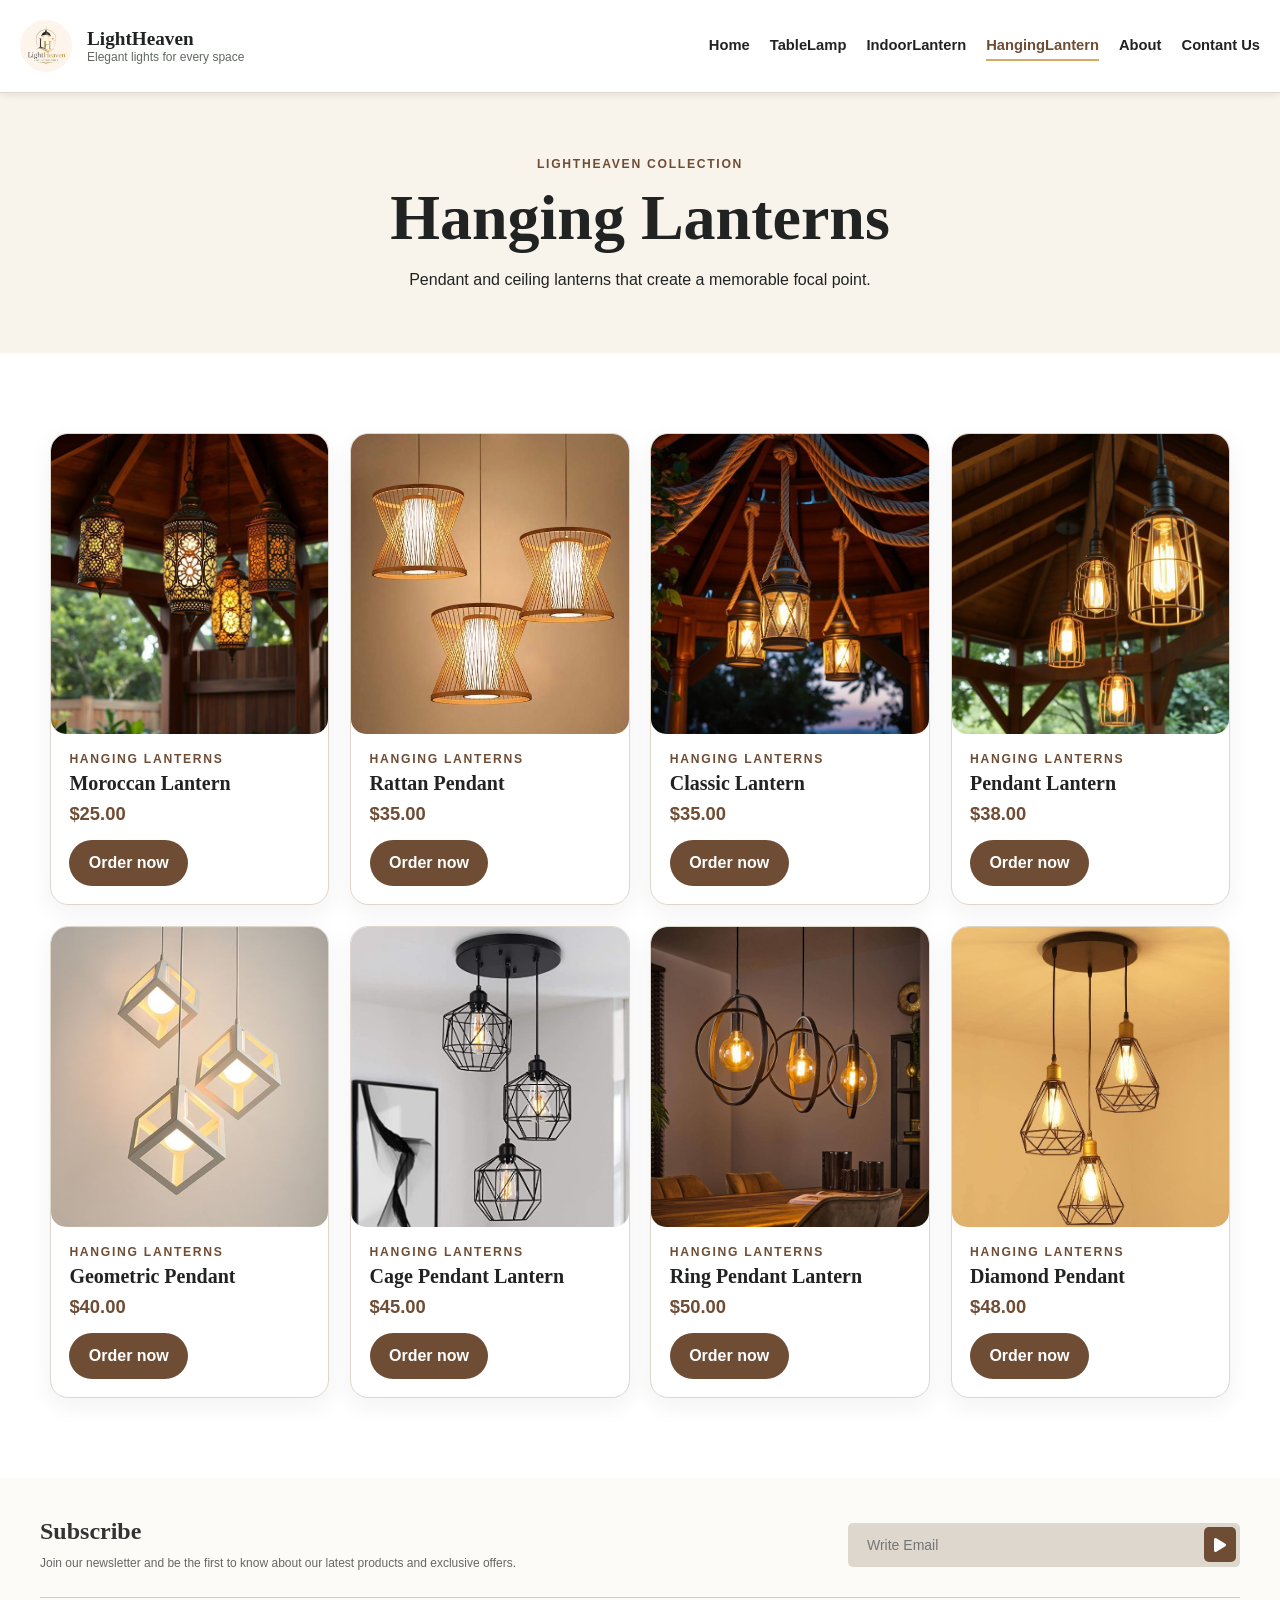
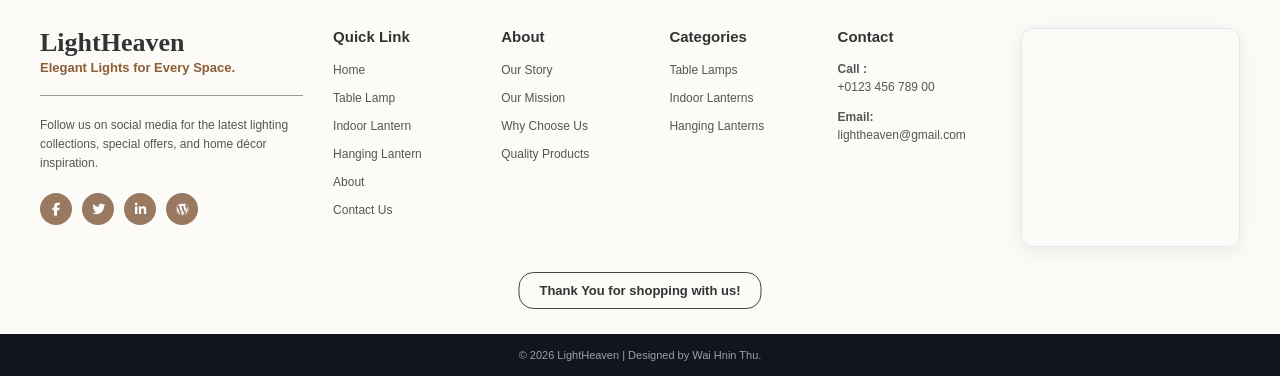
<file: product3.html>
<!doctype html>
<html lang="en">
  <head>
    <meta charset="UTF-8" />
    <meta name="viewport" content="width=device-width, initial-scale=1.0" />
    <title>Warm Home Lamps.</title>

    <link rel="stylesheet" href="style.css" />

    <link
      rel="stylesheet"
      href="https://cdnjs.cloudflare.com/ajax/libs/font-awesome/6.7.2/css/all.min.css"
    />
  </head>
  <body>
    <!-- Header -->
    <header>
      <div class="logo">
        <img src="Logo1.jpg" alt="LightHeaven logo" />
        <span
          ><strong>LightHeaven</strong>
          <small>Elegant lights for every space</small>
        </span>
      </div>

      <nav id="primary-nav" class="primary-nav" aria-label="Primary navigation">
        <a href="index.html">Home</a>
        <a href="product1.html">TableLamp</a>
        <a href="product2.html">IndoorLantern</a>
        <a href="product3.html" aria-current="page">HangingLantern</a>
        <a href="about.html">About</a>
        <a href="contact.html">Contant Us</a>
      </nav>
    </header>
    <section class="page-hero">
      <div class="container">
        <p class="eyebrow">LightHeaven collection</p>
        <h1>Hanging Lanterns</h1>
        <p>Pendant and ceiling lanterns that create a memorable focal point.</p>
      </div>
    </section>
    <!-- Products Section -->
    <section class="section">
      <div class="container">
      <div class="product-container">
        <div class="product">
          <img src="ph32.jpg" alt="Vintage Lantern" />
          <div class="product-body">
                <p class="eyebrow">Hanging Lanterns</p>
                <h2>Moroccan Lantern</h2>
                <p class="price">$25.00</p>
          <a class="button button-primary"  href="order.html?product=ceramic-table-lamp">Order now</a>
          </div>
        </div>

        <div class="product">
          <img src="ph33.jpg" alt="Modern Lantern" />
          <div class="product-body">
                <p class="eyebrow">Hanging Lanterns</p>
                <h2>Rattan Pendant</h2>
                <p class="price">$35.00</p>
          <a class="button button-primary"  href="order.html?product=ceramic-table-lamp">Order now</a>
          </div>
        </div>

        <div class="product">
          <img src="ph38.jpg" alt="Modern Lantern" />
          <div class="product-body">
                <p class="eyebrow">Hanging Lanterns</p>
                <h2>Classic Lantern</h2>
                <p class="price">$35.00</p>
          <a class="button button-primary"  href="order.html?product=ceramic-table-lamp">Order now</a>
          </div>
        </div>

        <div class="product">
          <img src="ph35.jpg" alt="Modern Lantern" />
          <div class="product-body">
                <p class="eyebrow">Hanging Lanterns</p>
                <h2>Pendant Lantern</h2>
                <p class="price">$38.00</p>
          <a class="button button-primary"  href="order.html?product=ceramic-table-lamp">Order now</a>
          </div>
        </div>

        <div class="product">
          <img src="ph36.jpg" alt="Vintage Lantern" />
           <div class="product-body">
                <p class="eyebrow">Hanging Lanterns</p>
                <h2>Geometric Pendant</h2>
                <p class="price">$40.00</p>
          <a class="button button-primary"  href="order.html?product=ceramic-table-lamp">Order now</a>
          </div>
        </div>

        <div class="product">
          <img src="ph37.jpg" alt="Modern Lantern" />
          <div class="product-body">
                <p class="eyebrow">Hanging Lanterns</p>
                <h2>Cage Pendant Lantern</h2>
                <p class="price">$45.00</p>
          <a class="button button-primary"  href="order.html?product=ceramic-table-lamp">Order now</a>
          </div>
        </div>

        <div class="product">
          <img src="ph34.jpg" alt="Modern Lantern" />
          <div class="product-body">
                <p class="eyebrow">Hanging Lanterns</p>
                <h2>Ring Pendant Lantern</h2>
                <p class="price">$50.00</p>
          <a class="button button-primary"  href="order.html?product=ceramic-table-lamp">Order now</a>
          </div>
        </div>

        <div class="product">
          <img src="ph21.jpg" alt="Modern Lantern" />
          <div class="product-body">
                <p class="eyebrow">Hanging Lanterns</p>
                <h2>Diamond Pendant</h2>
                <p class="price">$48.00</p>
          <a class="button button-primary"  href="order.html?product=ceramic-table-lamp">Order now</a>
          </div>
        </div>
      </div>
    </section>
    <footer class="main-footer">
      <div class="footer-subscribe">
        <div class="subscribe-text">
          <h3>Subscribe</h3>
          <p>
            Join our newsletter and be the first to know about our latest
            products and exclusive offers.
          </p>
        </div>
              <form class="subscribe-form" onsubmit="alert('Thank for subscribing our shop!');">
          <input type="email" placeholder="Write Email" />
          <button type="submit"><i class="fa-solid fa-play"></i></button>
        </form>
      </div>

      <hr class="section-divider" />

      <div class="footer-content">
        <div class="footer-col brand-col">
          <h2>LightHeaven</h2>
          <p class="slogan">Elegant Lights for Every Space.</p>
          <div class="brand-line"></div>
          <p class="brand-desc">
            Follow us on social media for the latest lighting collections,
            special offers, and home décor inspiration.
          </p>
          <div class="social-icons">
            <a href="#" class="icon active"
              ><i class="fa-brands fa-facebook-f"></i
            ></a>
            <a href="#" class="icon"><i class="fa-brands fa-twitter"></i></a>
            <a href="#" class="icon"
              ><i class="fa-brands fa-linkedin-in"></i
            ></a>
            <a href="#" class="icon"><i class="fa-brands fa-wordpress"></i></a>
          </div>
        </div>

        <div class="links-wrapper">
          <div class="footer-col">
            <h4>Quick Link</h4>
            <ul>
              <li><a href="#">Home</a></li>
              <li><a href="#">Table Lamp</a></li>
              <li><a href="#">Indoor Lantern</a></li>
              <li><a href="#">Hanging Lantern</a></li>
              <li><a href="#">About</a></li>
              <li><a href="#">Contact Us</a></li>
            </ul>
          </div>

          <div class="footer-col">
            <h4>About</h4>
            <ul>
              <li><a href="#">Our Story</a></li>
              <li><a href="#">Our Mission</a></li>
              <li><a href="#">Why Choose Us</a></li>
              <li><a href="#">Quality Products</a></li>
            </ul>
          </div>

          <div class="footer-col">
            <h4>Categories</h4>
            <ul>
              <li><a href="#">Table Lamps</a></li>
              <li><a href="#">Indoor Lanterns</a></li>
              <li><a href="#">Hanging Lanterns</a></li>
            </ul>
          </div>

          <div class="footer-col contact-col">
            <h4>Contact</h4>
            <p><strong>Call :</strong><br />+0123 456 789 00</p>
            <p><strong>Email:</strong><br />lightheaven@gmail.com</p>
          </div>
        </div>

        <div class="footer-col map-col">
          <div class="map-container">
            <iframe
              src="https://www.google.com/maps/embed?pb=!1m18!1m12!1m3!1d3844.7578275997635!2d98.1879725!3d14.0796068!2m3!1f0!2f0!3f0!3m2!1i1024!2i768!4f13.1!3m3!1m2!1s0x30e50b9f9475b8d7%3A0xbe26a553f5295c9a!2sTechnoland%20ICT%20Institute!5e0!3m2!1sen!2smm!4v1719800000000!5m2!1sen!2smm"
              style="border: 0"
              allowfullscreen=""
              loading="lazy"
              referrerpolicy="no-referrer-when-downgrade"
            >
            </iframe>
          </div>
        </div>
      </div>

      <div class="thank-you-banner">
        <p>Thank You for shopping with us!</p>
      </div>

      <div class="copyright">
        <p>&copy; 2026 LightHeaven | Designed by Wai Hnin Thu.</p>
      </div>
    </footer>
    <script src="main.js"></script>
  </body>
</html>
</file>
<file: style.css>
*{
    margin:0;
    padding:0;
    box-sizing:border-box;
    font-family: Arial, Helvetica, sans-serif;
}

body{
    background:#fff;
    color:#202321;
    
}
/* Header */
header{
    display:flex;
    justify-content:space-between;
    align-items:center;
    padding: 20px;
    background: rgba(255, 255, 255, 0.96);
    box-shadow:0 2px 8px rgba(0,0,0,.08);
    border-bottom: 1px solid #ded7ce;
    backdrop-filter: blur(12px);
    position:sticky;
    top:0;
    z-index:100;
}
.logo{
    display: flex;
    align-items: center;
    gap: 15px;
}
.logo img{
    width: 52px;
    height: 52px;
    display: block;
    font-size:10px;
    border-radius: 50%;
    object-fit: cover;
}
.logo span{
    display: grid;
    line-height: 1.2;
}
.logo strong{
    font-family: Georgia, serif;
    font-size: 1.2rem;
}
.logo small{
    color:#626862;
    font-size: 0.75rem;
}
.primary-nav {
  display: flex;
  align-items: center;
  gap: 1.25rem;
}
.primary-nav a {
  text-decoration: none;
  font-weight: 700;
  font-size: 0.92rem;
  padding: 0.4rem 0;
  border-bottom: 2px solid transparent;
  color:inherit;
}
.primary-nav a:hover,
.primary-nav a[aria-current="page"] {
  color: #6f4d35;
  border-color: #d8aa62;
}
/* Hero */

.hero{
    display:flex;
    gap:40px;
    width: 100%;
    background-size: cover;
    justify-content:space-between;
    align-items:center;
    padding:0;
    background: linear-gradient(135deg, #f8f3eb, #fff);
}
h1,
h2,
h3 {
  font-family: Georgia, "Times New Roman", serif;
  line-height: 1.15;
  margin-top: 0;
}
h1 {
  font-size: clamp(2.6rem, 6vw, 5.4rem);
  margin-bottom: 1.25rem;
}
h2 {
  font-size: clamp(1.8rem, 3.5vw, 3rem);
}
h3 {
  font-size: 1.35rem;
}
p {
  margin-top: 0;
}
button,
input,
textarea,
select {
  font: inherit;
}
.hero-text{
    width:60%;
    padding-left: 50px;
    font-family: Georgia, "Times New Roman", serif;
    text-align: justify;

}

.hero-text p{
    color:#1F2937;
    margin-bottom:10px;
}

.hero-text h2{
    font-size:50px;
    color:#8b5e34;
    margin-bottom:20px;
}

.small{
    line-height:28px;
}

.hero-text button{
  display: inline-flex;
  align-items: center;
  justify-content: center;
  min-height: 46px;
  padding: 0.75rem 1.15rem;
  border-radius: 999px;
  text-decoration: none;
  border: 1px solid transparent;
  font-weight: 800;
  cursor: pointer;
  background: #6f4d35;
  color:#FFFFFF;
  margin-top: 1.8rem;
  margin-right: 20px;
}

.hero-text button:hover{
    background:#4e3425;
}
.button {
  display: inline-flex;
  align-items: center;
  justify-content: center;
  min-height: 46px;
  padding: 0.75rem 1.15rem;
  border-radius: 999px;
  text-decoration: none;
  border: 1px solid transparent;
  font-weight: 800;
  cursor: pointer;
}
.button-primary {
  background: #6f4d35;
  color: #fff;
}
.button-primary:hover {
  background: #4e3425;
}
.button-secondary{
    background: #FFFFFF;
    border-color:#6f4d35 ;
    color:#6f4d35;
}

.hero-image img{
    width:100%;
    height: 500px;
    object-fit: cover;
    display: block;
    margin-left: 0;
    border-radius: 10px 0 0 10px;
}

/* Categories */
.section {
  padding: 5rem 0;
}
.section-soft {
  background: #f8f3eb;
}
.section-heading {
  max-width: 680px;
  margin-bottom: 2rem;
}
.section-heading h2{
    margin-bottom: 15px;
}
.eyebrow {
  text-transform: uppercase;
  letter-spacing: 0.14em;
  font-size: 0.76rem;
  font-weight: 800;
  color: #6f4d35;
  margin-bottom: 10px;
}
.container {
  width: min(calc(100% - 2rem), 1180px);
  margin-inline: auto;
}
.category-grid,
.feature-grid {
  display: grid;
  grid-template-columns: repeat(3, 1fr);
  gap: 1.25rem;
}
.category-card,
.feature-grid article {
  padding: 1.7rem;
  border: 1px solid #ded7ce;
  border-radius: 18px;
  background: #fff;
  text-decoration: none;
  display: flex;
  flex-direction: column;
  align-items: flex-start; 
  transition: 0.2s;
}

.category-card:hover {
  transform: translateY(-4px);
  box-shadow: 0 18px 45px rgba(37, 27, 20, 0.1);
}

.category-card span {
  color: #d8aa62;
  font-weight: 900;
  display: inline-block;
  margin-bottom: 1rem; 
}

.category-card h3 {
  font-size: 1.65rem; 
  font-weight: 700;
  color: #251b14; 
  margin-bottom: 0.85rem; 
  line-height: 1.2;
}


.category-card p {
  color: #555555; 
  font-size: 0.95rem;
  line-height: 1.6;
  margin: 0;
}
a{
    color: inherit;
}
/* Products */
.product-container{
 display: grid;
  grid-template-columns: repeat(4, minmax(0, 1fr));
  gap: 1.3rem;
}
.product{
  display: flex;
  flex-direction: column;
  background: #fff;
  border: 1px solid #ded7ce;
  border-radius: 18px;
  overflow: hidden;
  box-shadow: 0 8px 24px rgba(32, 35, 33, 0.06);
  text-align:center;
  transition:0.3s;
}

.product:hover{
    transform:translateY(-10px);
}

.product img{
    width:100%;
    height:300px;
    object-fit:cover;
    border-radius:15px;
     transition: transform 0.3s;
}

.product-body {
  display: flex;
  flex-direction: column;
  align-items: flex-start;
  flex: 1;
  padding: 1.15rem;
}
.product-body h2 {
  font-size: 1.25rem;
  margin-bottom: 0.5rem;
}
.product-body .eyebrow {
  margin-bottom: 0.35rem;
}
.price {
  font-size: 1.15rem;
  font-weight: 900;
  color: #6f4d35;
}
/* Table-Lamp */
.page-hero {
  padding: 4rem 0;
  background: #f8f3eb;
}
.page-hero .container {
  max-width: 850px;
  text-align: center;
}
.page-hero h1 {
  font-size: clamp(2.4rem, 5vw, 4.4rem);
  margin-bottom: 1rem;
}
.product-body .button {
  margin-top: 15px;

}
/* About */
.split {
  display: grid;
  grid-template-columns: 1.05fr 0.95fr;
  gap: 3rem;
  align-items: center;
}
.split img {
  width: 100%;
  aspect-ratio: 4/3;
  object-fit: cover;
  border-radius: 18px;
  box-shadow: 0 18px 45px rgba(37, 27, 20, 0.1);
}
.split h2{
  margin-bottom: 24px;
}
.split p{
  line-height: 1.6;
  margin-bottom: 16px;
}
.feature-grid {
  grid-template-columns: repeat(4, 1fr);
}
.feature-grid h3{
  font-size: 1.3rem;
  margin-bottom: 16px;
}
.feature-grid p{
line-height: 1.6;
}
/* Contact */
.contact-grid,
.order-layout {
  display: grid;
  grid-template-columns: 0.75fr 1.25fr;
  gap: 2rem;
  align-items: start;
}
.contact-details {
  padding: 1.5rem;
}
.contact-details p {
  display: grid;
}
.contact-details a {
  text-decoration: none;
  color: var(--brand);
}
.contact-details h2,
.contact-details strong{
  display: block;
  margin-top: 18px;
  margin-bottom: 5px;

}
.form-card,
.order-summary {
  padding: 1.5rem;
  border: 1px solid #ded7ce;
  border-radius: 18px;
  background: #fff;
  box-shadow:0 18px 45px rgba(37, 27, 20, 0.1);
}
.form-card {
  display: grid;
  gap: 1rem;
}
.form-grid {
  display: grid;
  grid-template-columns: 1fr 1fr;
  gap: 1rem;
}
label {
  display: grid;
  gap: 0.4rem;
  font-weight: 700;
}
input,
textarea,
select {
  width: 100%;
  border: 1px solid #bdb7ae;
  border-radius: 10px;
  padding: 0.75rem;
  background: #fff;
}
input:focus,
textarea:focus,
select:focus {
  outline: 3px solid rgba(216, 170, 98, 0.35);
  border-color: #674d35;
}
fieldset {
  border: 1px solid #ded7ce;
  border-radius: 10px;
  padding: 1rem;
}
legend {
  font-weight: 800;
}
/* Order */
.radio-row {
  display: flex;
  gap: 1rem;
  flex-wrap: wrap;
}
.radio-row label {
  display: flex;
  align-items: center;
  gap: 0.4rem;
}
.radio-row input {
  width: auto;
}
.form-note,
.form-status {
  font-size: 0.9rem;
  color: #626862;
}
.form-status.success {
  color: #256f3a;
}
.order-summary {
  position: sticky;
  top: 100px;
  display: grid;
  grid-template-columns: 130px 1fr;
  gap: 1rem;
}
.order-summary img {
  width: 130px;
  height: 130px;
  object-fit: cover;
  border-radius: 12px;
}
.order-summary h2 {
  font-size: 1.5rem;
}
.order-summary dl {
  margin: 1rem 0 0;
}
.order-summary dl div {
  display: flex;
  justify-content: space-between;
  border-top: 1px solid #ded7ce;
  padding: 0.55rem 0;
}
.order-summary dt,
.order-summary dd {
  margin: 0;
}
/* ပုံမှန်အချိန်တွင် Payment Detail Box အားလုံးကို ဖျောက်ထားမည် */
.payment-detail-box {
  display: none;
  background-color: #f9f9f9;
  padding: 15px;
  border: 1px solid #ddd;
  border-radius: 8px;
  margin-top: 15px;
  margin-bottom: 15px;
  animation: fadeIn 0.3s ease-in-out; /* ပေါ်လာရင် ပိုနူးညံ့စေရန် */
}

/* ရွေးချယ်ထားသော (Active ဖြစ်သော) Box ကိုသာ ဖော်ပြရန် */
.payment-detail-box.active {
  display: block !important;
}

/* ပေါ်လာရင် သုံးမည့် animation effect */
@keyframes fadeIn {
  from { opacity: 0; transform: translateY(-5px); }
  to { opacity: 1; transform: translateY(0); }
}
/* footer */
.main-footer {
    background-color: #FDFBF7; 
    color: #333333;
    padding: 40px 40px 0 40px;
    box-sizing: border-box;
}

.main-footer * {
    box-sizing: border-box;
    margin: 0;
    padding: 0;
}

/*  Subscribe Row Styling */
.footer-subscribe {
    display: flex;
    justify-content: space-between;
    align-items: center;
    gap: 40px;
    padding-bottom: 25px;
}

.subscribe-text {
    flex: 2;
}

.subscribe-text h3 {
    font-size: 24px;
    font-weight: 700;
    margin-bottom: 8px;
}

.subscribe-text p {
    font-size: 12px;
    color: #666;
    line-height: 1.5;
}

.subscribe-form {
    flex: 1;
    display: flex;
    align-items: center;
    background-color: #ded7ce;
    padding: 4px;
    border-radius: 5px;
    min-width: 280px;
}

.subscribe-form input {
    width: 100%;
    border: none;
    background: transparent;
    padding: 10px 15px;
    font-size: 14px;
    outline: none;
    color: #333;
}

.subscribe-form button {
    background-color: #6f4d35;
    border: none;
    color: white;
    width: 35px;
    height: 35px;
    display: flex;
    align-items: center;
    justify-content: center;
    cursor: pointer;
    border-radius: 5px;
}

.section-divider {
    border: 0;
    height: 1px;
    background-color: #cccccc;
    margin-bottom: 30px;
}

/*  Content Grid Area */
.footer-content {
    display: grid;
    grid-template-columns: 1.2fr 3fr 1fr;
    gap: 30px;
    align-items: start;
}

/* Brand Column */
.brand-col h2 {
    font-size: 26px;
    font-weight: 800;
}

.brand-col .slogan {
    color: #8b5e34;
    font-size: 13px;
    font-weight: 600;
    margin-top: 2px;
}

.brand-col .brand-line {
    width: 100%;
    height: 1px;
    background-color: #999;
    margin: 20px 0;
}

.brand-col .brand-desc {
    font-size: 12px;
    color: #555;
    line-height: 1.6;
    margin-bottom: 20px;
}

/* Social Icon Circles */
.social-icons {
    display: flex;
    gap: 10px;
}

.social-icons .icon {
    width: 32px;
    height: 32px;
    border-radius: 50%;
    background-color: #9a7961;
    color: #fff;
    display: flex;
    align-items: center;
    justify-content: center;
    font-size: 13px;
    text-decoration: none;
}

/* Links Columns Organizer */
.links-wrapper {
    display: grid;
    grid-template-columns: repeat(4, 1fr);
    gap: 15px;
}

.footer-col h4 {
    font-size: 15px;
    font-weight: 700;
    margin-bottom: 15px;
}

.footer-col ul {
    list-style: none;
}

.footer-col ul li {
    margin-bottom: 10px;
}

.footer-col ul li a {
    text-decoration: none;
    color: #555;
    font-size: 12px;
}

/* Contact Column */
.contact-col p {
    font-size: 12px;
    color: #555;
    line-height: 1.5;
    margin-bottom: 12px;
}

/* Mock Map Box */
/* Contact Section Text Style */
.contact-col p {
    font-size: 12px;
    color: #555;
    line-height: 1.5;
    margin-bottom: 12px;
}

/* Beautiful Square Map Container */
.map-container {
    width: 100%;
    max-width: 280px; 
    aspect-ratio: 1 / 1; 
    overflow: hidden;
    border-radius: 12px; 
    border: 1px solid #e2e8f0;
    box-shadow: 0 4px 20px rgba(0, 0, 0, 0.08); 
    position: relative;
}

/* Make iframe fill the container perfectly */
.map-container iframe {
    width: 100%;
    height: 100%;
    object-fit: cover;
    display: block;
}

/* 3. Center Thank You Frame */
.thank-you-banner {
    border: 1px solid #444;
    padding: 10px 20px;
    display: inline-block;
    margin: 25px auto;
    position: relative;
    left: 50%;
    transform: translateX(-50%);
    text-align: center;
    border-radius: 15px;
}

.thank-you-banner p {
    font-size: 13px;
    font-weight: 600;
}

/* 4. Dark Bottom Bar */
.copyright p {
    background-color: #11161e; 
    margin-left: -40px;
    margin-right: -40px;
    padding: 15px 40px;
    display: flex;
    justify-content: space-between;
    align-items: center;
    color: #9aa0a6;
    font-size: 11px;
    text-decoration: none;
    justify-content: center;

}
</file>
